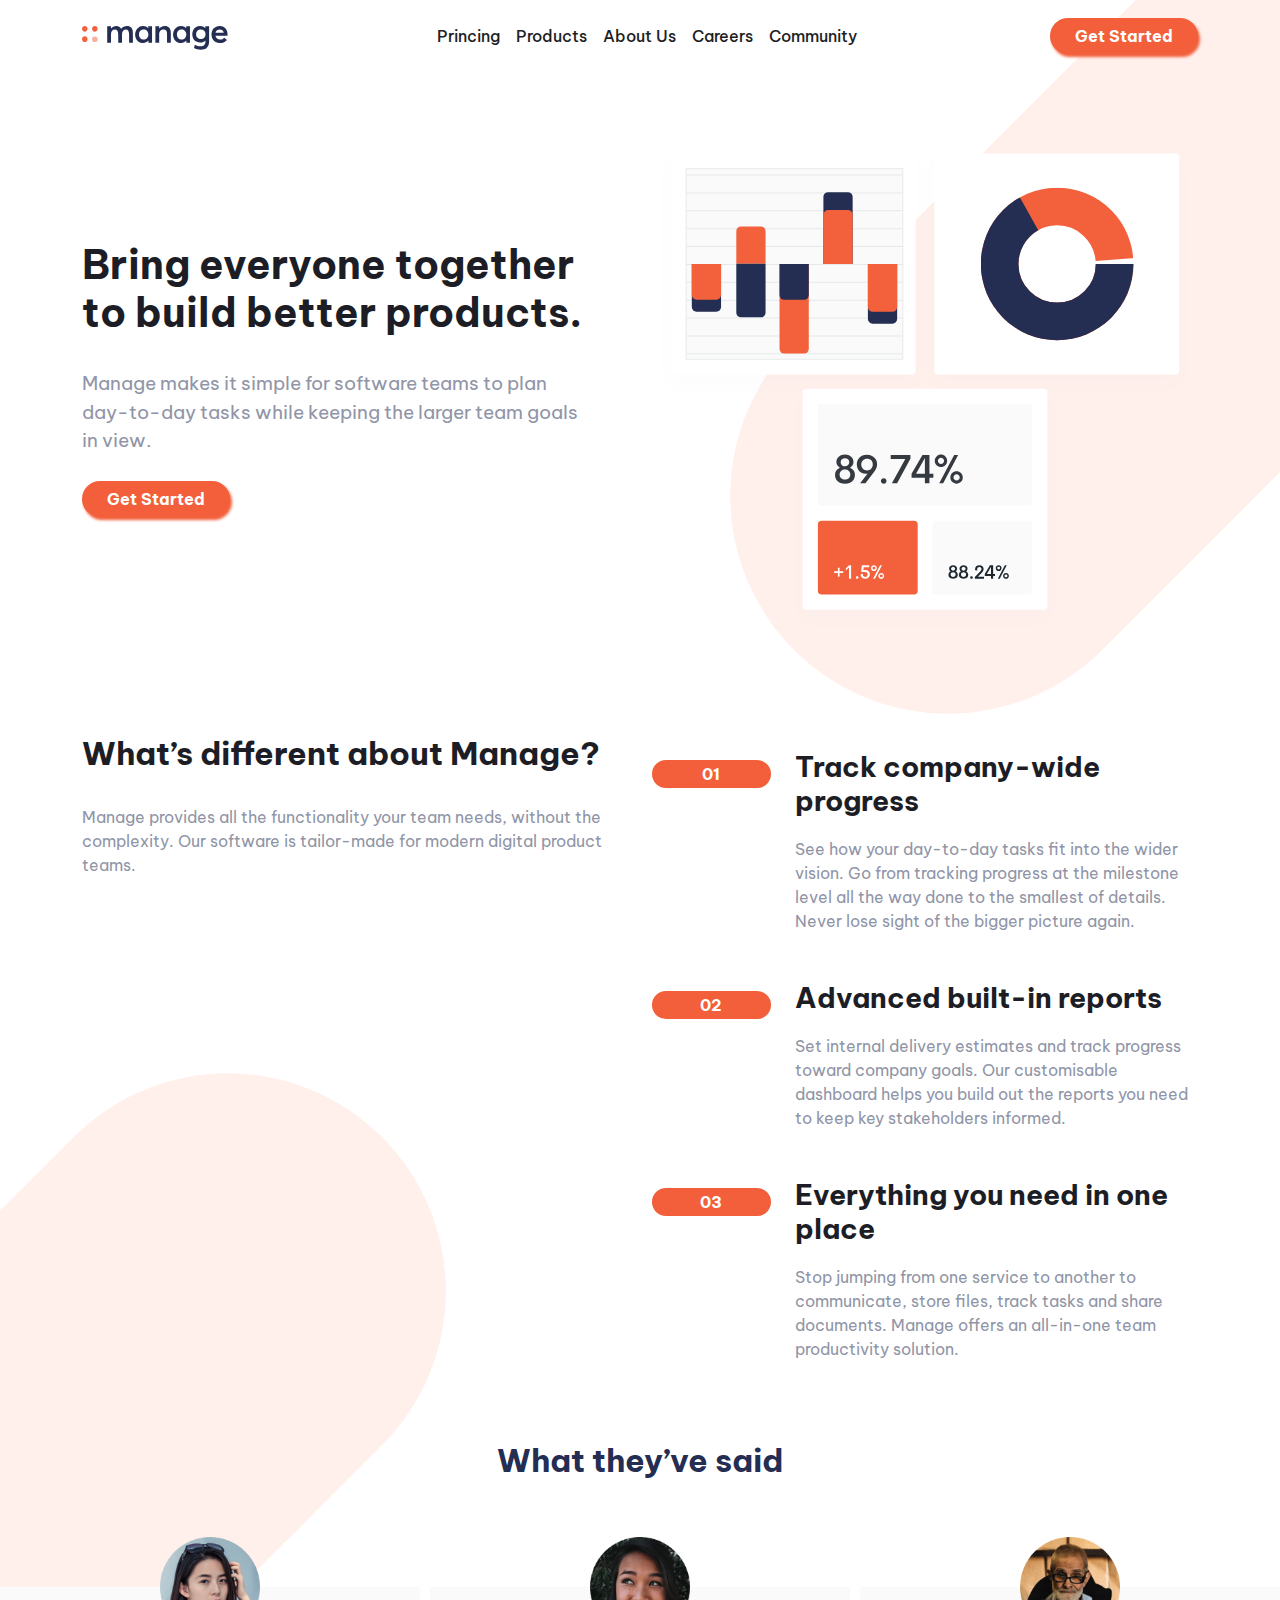
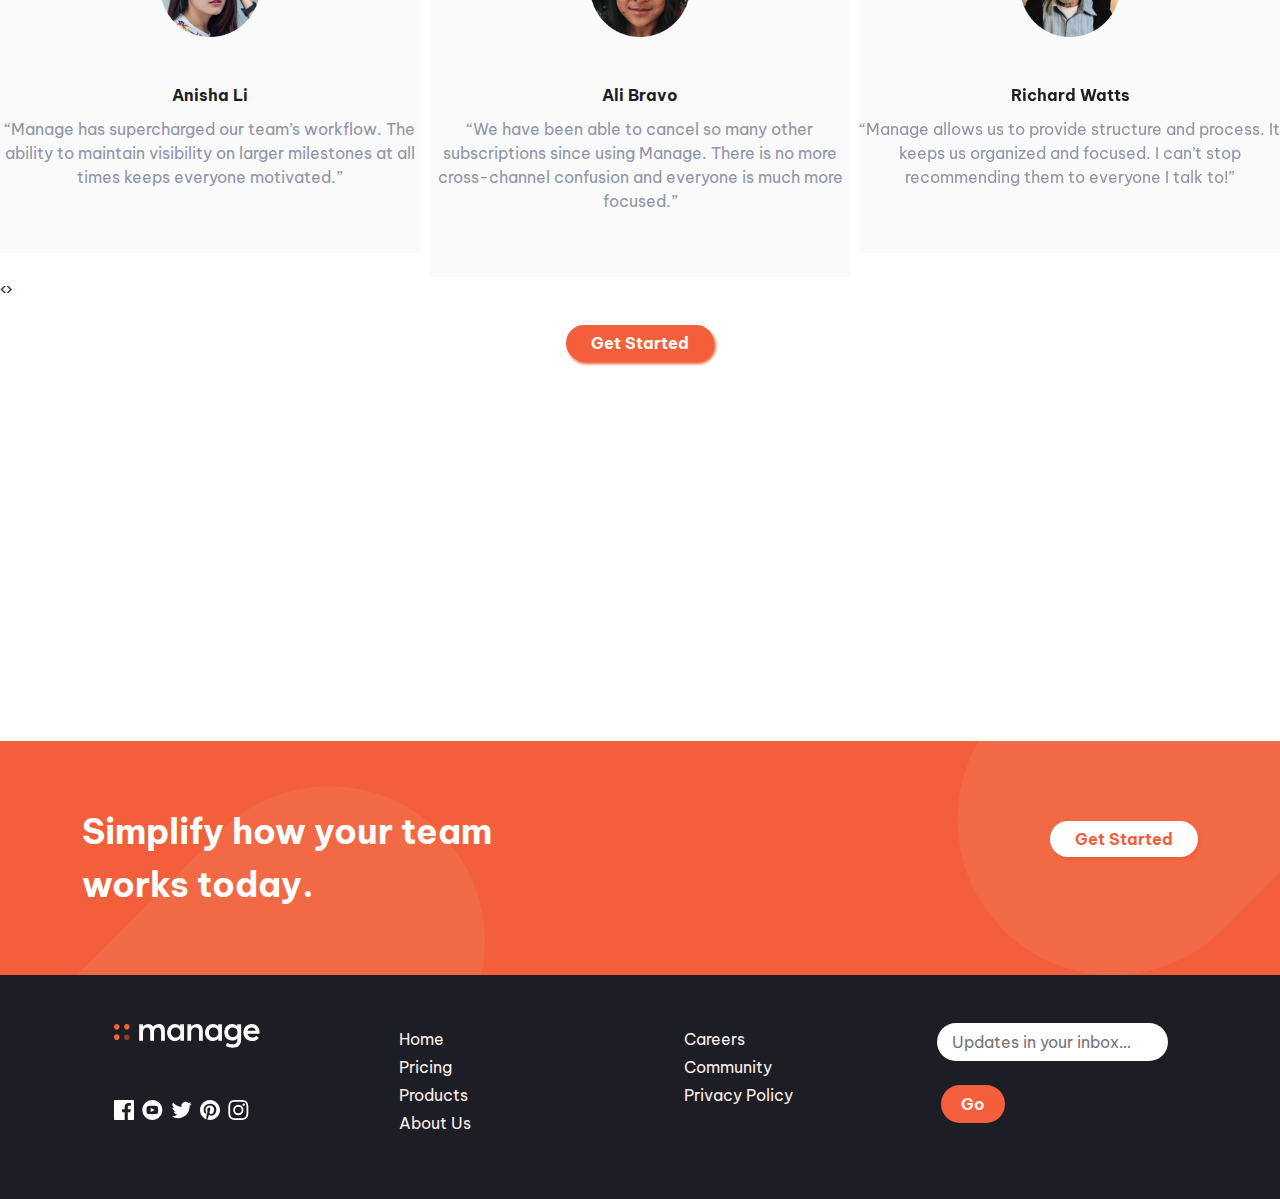
<file: index.html>
<!DOCTYPE html>
<html lang="en">

<head>
  <meta charset="UTF-8">
  <meta name="viewport" content="width=device-width, initial-scale=1.0">
  <link rel="icon" type="image/png" sizes="32x32" href="./images/favicon-32x32.png">
  <title>Frontend Mentor | Manage landing page</title>
  <link rel="stylesheet" href="./sass/vendors/owlcarousel/owl.carousel.min.css">
  <link rel="stylesheet" href="./sass/vendors/owlcarousel/owl.theme.default.min.css">
  <link rel="stylesheet" href="./sass/vendors//bootstrap.min.css">
  <link rel="stylesheet" href="./sass/main.css">

</head>

<body>
  <div class="bg-add">
    <!-- gb-img -->
    <div class="gb-intro">
      <img src="./images/bg-tablet-pattern.svg" alt="">
    </div>
    <!-- gb-img -->

    <nav class="navbar navbar-expand-lg  navbar-dark">
      <div class="container">
        <a class="navbar-brand logo" href="#"><img src="./images/logo2.svg" alt="logo"></a>
        <button class="navbar-toggler" type="button" data-bs-toggle="collapse" data-bs-target="#navbarText"
          aria-controls="navbarText" aria-expanded="false" aria-label="Toggle navigation">
          <!-- <span class="navbar-toggler-icon"></span> -->
          <span class="open"><img src="./images/icon-hamburger.svg" alt=""></span>
          <span class="close hide"><img src="./images/icon-close.svg" alt=""></span>

        </button>
        <div class="collapse navbar-collapse menu-nav" id="navbarText">
          <ul class="navbar-nav m-auto mb-2 mb-lg-0">
            <li class="nav-item d-block d-lg-none">
              <a class="nav-link active" aria-current="page" href="#">Home</a>
            </li>
            <li class="nav-item">
              <a class="nav-link" href="#">Princing</a>
            </li>
            <li class="nav-item">
              <a class="nav-link" href="#">Products</a>
            </li>
            <li class="nav-item">
              <a class="nav-link" href="#">About Us</a>
            </li>
            <li class="nav-item">
              <a class="nav-link" href="#">Careers</a>
            </li>
            <li class="nav-item">
              <a class="nav-link" href="#">Community</a>
            </li>
          </ul>
          <button class="btn btn-nav">
            Get Started
          </button>
        </div>
      </div>
    </nav>

    <div class="description">
      <div class="container pt-5 pb-5">
        <div class="row ">
          <div class="col-md-6 col-sm-12 col-12 m-auto pe-lg-5 pe-md-5 order-2 order-lg-1 order-md-1">
            <div class="description-text text-center text-lg-start text-md-start">
              <h1>
                Bring everyone together to build better products.
              </h1>
              <p>
                Manage makes it simple for software teams to plan day-to-day
                tasks while keeping the larger team goals in view.
              </p>
              <button class="btn btn-nav">
                Get Started
              </button>
            </div>
          </div>
          <div class="col-md-6 col-sm-12 col-12 m-auto pt-4 order-1 order-lg-2 order-md-2">
            <div class="description-image">
              <img src="./images/illustration-intro.svg" alt="">
            </div>
          </div>
        </div>
      </div>
    </div>
    <!-- gb-img -->
    <div class="gb-intro-sm d-block d-lg-none d-md-none">
      <img src="./images/bg-tablet-pattern.svg" alt="">
    </div>
    <!-- gb-img -->

    <div class="different  py-5">
      <div class="container">
        <div class="row">
          <div class="col-md-6 col-sm-12 col-12">
            <div class="different-content w-lg-75 w-md-75">
              <h2>
                What’s different about Manage?
              </h2>
              <p>
                Manage provides all the functionality your team needs, without
                the complexity. Our software is tailor-made for modern digital
                product teams.
              </p>
            </div>
          </div>
          <div class="col-md-6 col-sm-12 col-12">
            <div class="different-category">
              <!-- ***************item1********************* -->
              <div class="row item">
                <div
                  class="list-category col-lg-3 col-md-3 col-sm-12 col-12 py-3 d-flex flex-row flex-lg-column flex-md-column">
                  <div class="num">01</div>
                  <div class="h3 d-block d-lg-none d-md-none">
                    Track company-wide progress
                  </div>
                </div>
                <div class="col-lg-9 col-md-9 col-sm-12 col-12 py-3">
                  <h3 class="d-none d-lg-block d-md-block">
                    Track company-wide progress
                  </h3>
                  <p>
                    See how your day-to-day tasks fit into the wider vision. Go from
                    tracking progress at the milestone level all the way done to the
                    smallest of details. Never lose sight of the bigger picture again.
                  </p>
                </div>
              </div>
              <!-- ***************item2********************* -->
              <div class="row item">
                <div
                  class="list-category col-lg-3 col-md-3 col-sm-12 col-12 d-flex flex-row flex-lg-column flex-md-column py-3">
                  <div class="num">02</div>
                  <div class="h3 d-block d-lg-none d-md-none">
                    Advanced built-in reports
                  </div>
                </div>
                <div class="col-lg-9 col-md-9 col-sm-12 col-12 py-3">
                  <h3 class="d-none d-lg-block d-md-block">
                    Advanced built-in reports
                  </h3>
                  <p>
                    Set internal delivery estimates and track progress toward company
                    goals. Our customisable dashboard helps you build out the reports
                    you need to keep key stakeholders informed.
                  </p>
                </div>
              </div>
              <!-- ***************item3********************* -->
              <div class="row item">
                <div
                  class="list-category col-lg-3 col-md-3 col-sm-12 col-12 py-3 d-flex flex-row flex-lg-column flex-md-column">
                  <div class="num">03</div>
                  <div class="h3 d-block d-lg-none d-md-none">
                    Everything you need in one place
                  </div>
                </div>
                <div class="col-lg-9 col-md-9 col-sm-12 col-12 py-3">
                  <h3 class="d-none d-lg-block d-md-block">
                    Everything you need in one place
                  </h3>
                  <p>
                    Stop jumping from one service to another to communicate, store files,
                    track tasks and share documents. Manage offers an all-in-one team
                    productivity solution.
                  </p>
                </div>
              </div>
            </div>
          </div>
        </div>
      </div>
    </div>

    <div class="comment min-vh-100" style="position: relative;">
      <!-- gb-img -->
      <div class="gb-intro-bottom">
        <img src="./images/bg-tablet-pattern.svg" alt="">
      </div>
      <!-- gb-img -->
      <div>
        <h2 class="title">What they’ve said</h2>
        <div class="owl-carousel">
          <!--- start item-->
          <div>
            <div class="img text-center">
              <img src="./images/avatar-anisha.png" alt="image-person">
            </div>
            <div class="person text-center py-5">
              <div class="name pt-5">
                Anisha Li
              </div>
              <div class="com">
                <p>
                  “Manage has supercharged our team’s workflow. The ability to maintain
                  visibility on larger milestones at all times keeps everyone motivated.”
                </p>
              </div>
            </div>
          </div>
          <!--- end item-->

          <!--- start item-->
          <div>
            <div class="img text-center">
              <img src="./images/avatar-ali.png" alt="image-person">
            </div>
            <div class="person text-center py-5">
              <div class="name pt-5">
                Ali Bravo
              </div>
              <div class="com">
                <p>
                  “We have been able to cancel so many other subscriptions since using
                  Manage. There is no more cross-channel confusion and everyone is much
                  more focused.”
                </p>
              </div>
            </div>
          </div>
          <!--- end item-->

          <!--- start item-->
          <div>
            <div class="img text-center">
              <img src="./images/avatar-richard.png" alt="image-person">
            </div>
            <div class="person text-center py-5">
              <div class="name pt-5">
                Richard Watts
              </div>
              <div class="com">
                <p>
                  “Manage allows us to provide structure and process. It keeps us organized
                  and focused. I can’t stop recommending them to everyone I talk to!”
                </p>
              </div>
            </div>
          </div>
          <!--- end item-->

          <!--- start item-->
          <div>
            <div class="img text-center">
              <img src="./images/avatar-anisha.png" alt="image-person">
            </div>
            <div class="person text-center py-5">
              <div class="name pt-5">
                Shanai Gough
              </div>
              <div class="com">
                <p>
                  “Their software allows us to track, manage and collaborate on our projects
                  from anywhere. It keeps the whole team in-sync without being intrusive.”
                </p>
              </div>
            </div>
          </div>
          <!--- end item-->


        </div>
        <div class="button text-center">
          <button class="btn btn-nav">
            Get Started
          </button>
        </div>
      </div>
    </div>

    <div class="simplify">
      <div class="container">
        <div class="position py-5">
          <div class="py-3">
            <span>
              Simplify how your team
              <br class="d-none d-lg-block d-md-block">
              works today.
            </span>
          </div>
          <div class="btn-margin">
            <button class="btn btn-nav">
              Get Started
            </button>
          </div>
        </div>
      </div>
    </div>

    <footer class="py-5 m-auto text-center text-lg-start text-md-start">
      <div class="container">
        <div class="row">
          <div class="col-md-3 col-sm-12 col-12 logo-footer">
            <ul>
              <li class="mb-md-5 mb-lg-5">
                <a href="#">
                  <img src="./images/logo.svg" style="color: white;" alt="logo">
                </a>
              </li>
              <li class="icon">
                <a href="#" class="me-1"><img src="./images/icon-facebook.svg" class="svg" alt="facebook"></a>
                <a href="#" class="me-1"><img src="./images/icon-youtube.svg" alt="youtube"></a>
                <a href="#" class="me-1"><img src="./images/icon-twitter.svg" alt="twitter"></a>
                <a href="#" class="me-1"><img src="./images/icon-pinterest.svg" alt="printerest"></a>
                <a href="#" class="me-1"><img src="./images/icon-instagram.svg" alt="instagram"></a>
              </li>
            </ul>
          </div>
          <div class="col-md-3 col-sm-12 col-12 list">
            <ul>
              <li class="my-1"><a href="#">Home</a></li>
              <li class="my-1"><a href="#">Pricing</a></li>
              <li class="my-1"><a href="#">Products</a></li>
              <li class="my-1"><a href="#">About Us</a></li>
            </ul>
          </div>
          <div class="col-md-3 col-sm-12 col-12 list">
            <ul>
              <li class="my-1"><a href="#">Careers</a></li>
              <li class="my-1"><a href="#">Community</a></li>
              <li class="my-1"><a href="#">Privacy Policy</a></li>
            </ul>
          </div>
          <div class="col-md-3 col-sm-12 col-12">
            <form method="get">
              <input class="input-footer" type="text" placeholder="Updates in your inbox…">
              <button class="btn-footer ms-1 my-md-4">
                Go
              </button>
            </form>

          </div>
        </div>
      </div>
    </footer>

    <script src="./sass/vendors/jquery-3.6.0.min.js"></script>
    <script src="./sass/vendors/owlcarousel/owl.carousel.min.js"></script>
    <script src="./sass/vendors/bootstrap.min.js"></script>
    <script src="./sass/vendors/main.js"></script>


  </div>
</body>

</html>
</file>
<file: sass/main.css>
@import url("https://fonts.googleapis.com/css2?family=Be+Vietnam:wght@100;300;400;500;600;700;800&display=swap");
* {
  -webkit-box-sizing: border-box;
          box-sizing: border-box;
  margin: 0;
  padding: 0;
}

body {
  font-family: "Be Vietnam", sans-serif;
  overflow-x: hidden;
}

ul li {
  list-style-type: none;
}

a {
  text-decoration: none;
}

p {
  color: #9095a7;
  font-size: 16px;
}

.btn-nav {
  border-radius: 30px;
  padding: 0.3rem 1.5rem;
  background-color: #f25f3a;
  color: white;
  font-weight: 700;
  text-shadow: 1px;
  -webkit-box-shadow: 2px 3px 3px #f25f3a;
          box-shadow: 2px 3px 3px #f25f3a;
}

.btn-nav:hover {
  opacity: 0.9;
  color: white;
}

.btn-footer {
  padding: 7px 20px;
  border: none;
  font-weight: 700;
  border-radius: 30px;
  color: #ffefeb;
  background-color: #f25f3a;
}

.btn-footer:hover {
  opacity: 0.9;
}

.gb-intro {
  position: absolute;
  width: 500px;
  height: 500px;
  z-index: -1;
  right: 50px;
  top: -100px;
}

@media screen and (max-width: 768px) {
  .gb-intro {
    width: 200px;
    right: 385px;
    top: -300px;
  }
}

.gb-intro-bottom {
  position: absolute;
  width: 500px;
  height: 500px;
  z-index: -1;
  left: -23rem;
  top: -23rem;
}

@media screen and (max-width: 768px) {
  .gb-intro-bottom {
    display: none;
  }
}

.gb-intro-sm img {
  position: absolute;
  width: 450px;
  right: -14rem;
  z-index: -1;
  bottom: -215px;
}

.navbar {
  padding: 1rem 0;
  text-align: center;
  z-index: 1;
}

.navbar button.navbar-toggler:focus {
  -webkit-box-shadow: 0;
          box-shadow: 0;
  border: none;
}

@media screen and (max-width: 991px) {
  .navbar .menu-nav {
    background-color: white;
    margin: 12px 20px;
    padding: 1rem;
  }
}

.navbar .menu-nav ul.navbar-nav a.nav-link {
  color: #1d1e25 !important;
  font-size: 16px;
  font-weight: 500;
}

.navbar .menu-nav ul.navbar-nav a.nav-link:hover {
  color: #9095a7 !important;
}

.hide {
  display: none;
}

.content-page {
  background: -webkit-gradient(linear, left top, left bottom, from(rgba(255, 255, 255, 0.3)), to(rgba(0, 0, 0, 0.8)));
  background: linear-gradient(to bottom, rgba(255, 255, 255, 0.3), rgba(0, 0, 0, 0.8));
  background-size: 100vw 100vh;
  background-repeat: no-repeat;
}

.description .description-text h1 {
  font-weight: 700;
  color: #1d1e25;
  margin-bottom: 0.8em;
}

.description .description-text p {
  color: #9095a7;
  font-size: 19px;
  margin-bottom: 1.4em;
}

.description .description-image {
  width: 100%;
}

.description .description-image img {
  width: 100%;
}

.different .different-content h2 {
  color: #1d1e25;
  font-weight: 700;
  margin-bottom: 1em;
}

.different .different-content p {
  color: #9095a7;
}

.different .different-category .item div.num {
  border: 2px solid #f25f3a;
  background-color: #f25f3a;
  border-radius: 30px;
  color: white;
  font-weight: 700;
  text-align: center;
  margin-top: 10px;
}

@media screen and (max-width: 768px) {
  .different .different-category .item div.num {
    margin: auto 0;
    margin-right: 1em;
    width: 60px;
    height: auto;
  }
}

.different .different-category .item h3 {
  color: #1d1e25;
  font-weight: 700;
  margin-bottom: 0.7em;
}

@media screen and (max-width: 768px) {
  .different .different-category .item .list-category {
    background-color: #ffefeb;
    padding: 5px 3px !important;
  }
}

.simplify {
  background: url("../images/bg-simplify-section-desktop.svg") #f25f3a no-repeat;
  height: auto;
  background-position-x: 0px;
  background-position-y: -50px;
  z-index: -1;
}

.simplify .position {
  width: 100%;
  display: -webkit-box;
  display: -ms-flexbox;
  display: flex;
  -webkit-box-pack: justify;
      -ms-flex-pack: justify;
          justify-content: space-between;
}

@media screen and (max-width: 991px) {
  .simplify .position {
    display: -webkit-box;
    display: -ms-flexbox;
    display: flex;
    -webkit-box-orient: vertical;
    -webkit-box-direction: normal;
        -ms-flex-direction: column;
            flex-direction: column;
    text-align: center;
  }
}

.simplify .position span {
  color: white;
  font-size: 2.2em;
  font-weight: 700;
}

@media screen and (max-width: 991px) {
  .simplify .position .btn-margin {
    margin: auto;
  }
}

.simplify .position .btn-margin button.btn-nav {
  background-color: white;
  color: #f25f3a;
  float: right;
  margin-top: 2em;
}

.comment .title {
  text-align: center;
  font-weight: 700;
  color: #242d52;
}

.comment .img {
  position: relative;
  top: 50px;
  text-align: center;
  margin: auto;
  width: 100px;
}

.comment .person {
  background-color: #fafafa;
}

.comment .person .name {
  color: #1d1e25;
  font-weight: 700;
  padding-bottom: 10px;
}

footer {
  background-color: #1d1e25;
}

footer ul li .icon a {
  color: white;
}

footer ul li a {
  color: #ffefeb;
}

footer ul li a:hover {
  color: #f25f3a;
}

footer input {
  border: none;
  border-radius: 30px;
  padding: 7px 15px;
}
/*# sourceMappingURL=main.css.map */
</file>
